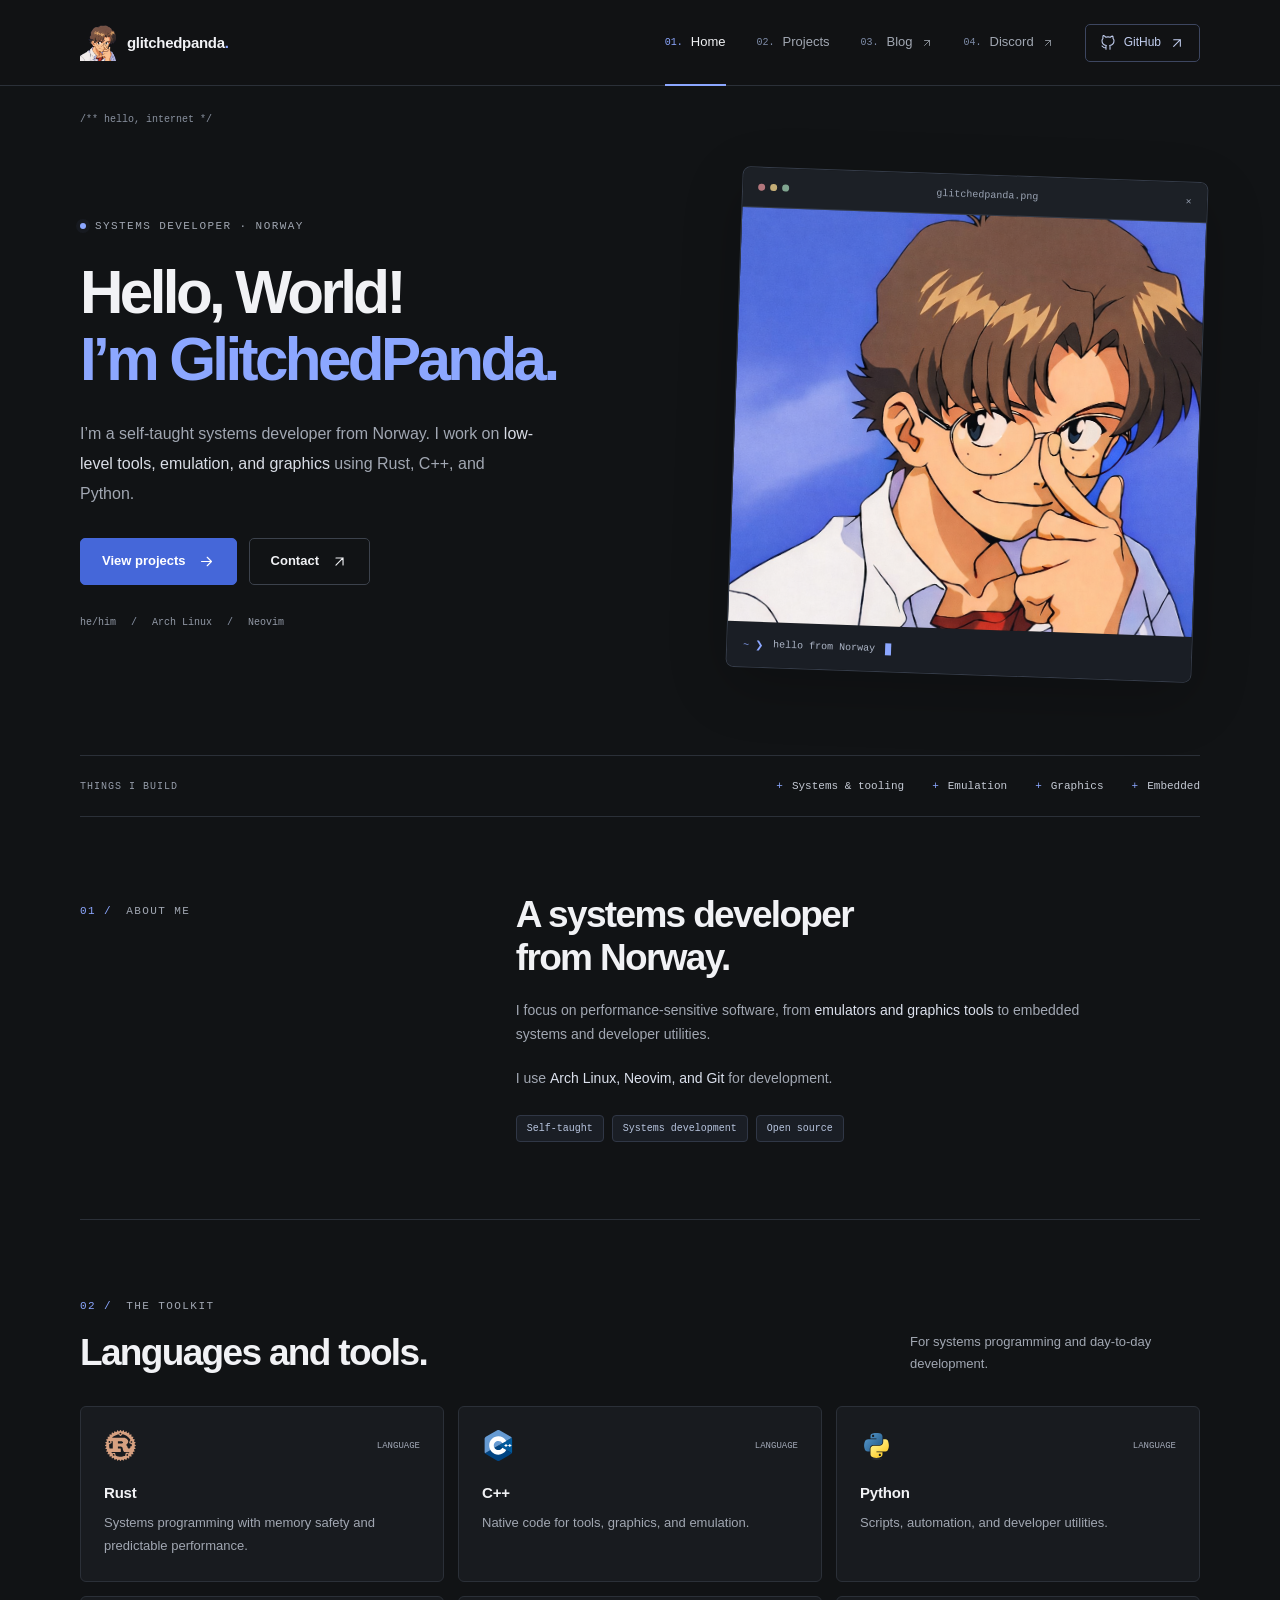
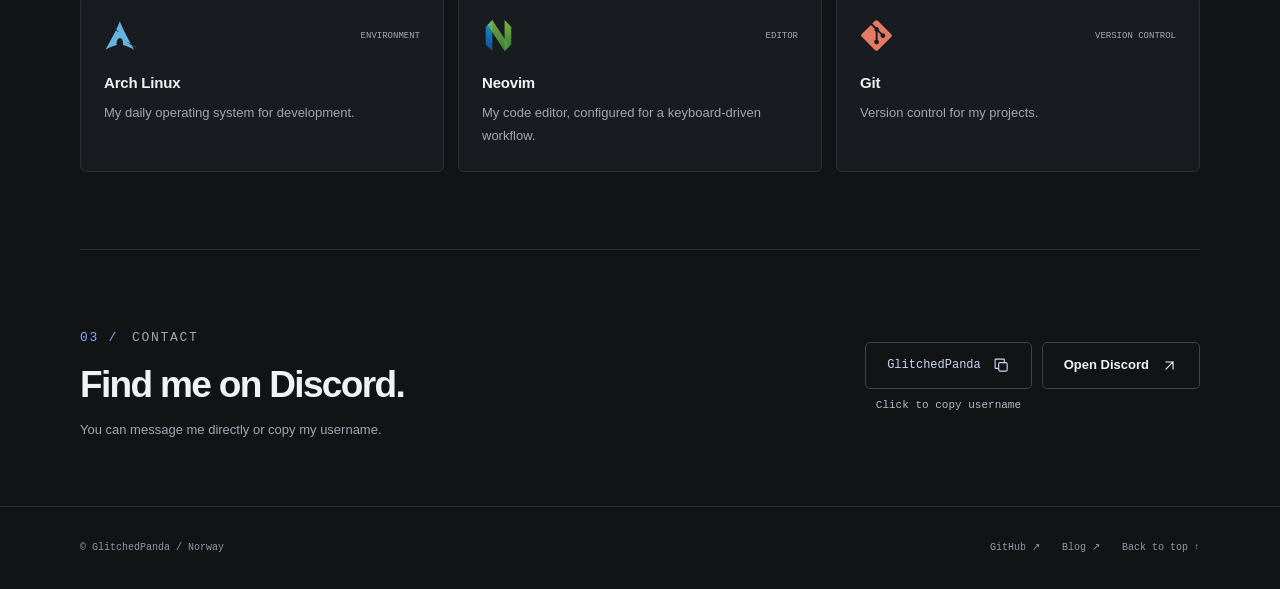
<file: index.html>
<!doctype html>
<html lang="en">
  <head>
    <meta charset="utf-8">
    <meta name="viewport" content="width=device-width, initial-scale=1">
    <meta name="theme-color" content="#111315">
    <title>GlitchedPanda · Systems developer</title>
    <meta name="description" content="I’m GlitchedPanda, a self-taught systems developer from Norway. I build low-level tools, emulation, and graphics projects with Rust, C++, and Python.">
    <link rel="canonical" href="https://glitchedpanda.dev/">
    <meta property="og:title" content="GlitchedPanda · Systems developer">
    <meta property="og:description" content="I’m GlitchedPanda, a self-taught systems developer from Norway. I build low-level tools, emulation, and graphics projects with Rust, C++, and Python.">
    <meta property="og:type" content="website">
    <meta property="og:url" content="https://glitchedpanda.dev/">
    <meta property="og:image" content="https://glitchedpanda.dev/assets/images/pfp.png">
    <meta property="og:image:alt" content="Illustrated portrait of GlitchedPanda">
    <meta name="twitter:card" content="summary_large_image">
    <meta name="twitter:title" content="GlitchedPanda · Systems developer">
    <meta name="twitter:description" content="I’m GlitchedPanda, a self-taught systems developer from Norway. I build low-level tools, emulation, and graphics projects with Rust, C++, and Python.">
    <meta name="twitter:image" content="https://glitchedpanda.dev/assets/images/pfp.png">
    <link rel="icon" type="image/png" href="assets/images/pfp-no-bg.png">
    <link rel="apple-touch-icon" href="assets/images/pfp-no-bg.png">
    <link rel="stylesheet" href="assets/css/colors.css">
    <script src="assets/js/site.js" defer></script>
    <script src="assets/js/discord-copy.js" defer></script>
  </head>
  <body>
    <a class="skip-link" href="#main">Skip to content</a>
    <svg xmlns="http://www.w3.org/2000/svg" width="0" height="0" aria-hidden="true" style="position:absolute;overflow:hidden">
      <symbol id="icon-arrow" viewBox="0 0 24 24"><path d="M5 12h14m-6-6 6 6-6 6"/></symbol>
      <symbol id="icon-external" viewBox="0 0 24 24"><path d="M7 17 17 7M7 7h10v10"/></symbol>
      <symbol id="icon-github" viewBox="0 0 24 24"><path d="M9 19c-4.3 1.3-4.3-2.2-6-2.6m12 5v-3.3c0-1 .1-1.7-.5-2.3 3.1-.4 6.5-1.5 6.5-7A5.5 5.5 0 0 0 19.5 5c.2-1.1.1-2.2-.3-3.2 0 0-1.2-.4-3.8 1.5a13 13 0 0 0-6.8 0C6 .4 4.8.8 4.8.8A7 7 0 0 0 4.5 5 5.5 5.5 0 0 0 3 8.8c0 5.5 3.4 6.6 6.5 7-.6.6-.6 1.5-.5 2.3v3.3"/></symbol>
      <symbol id="icon-menu" viewBox="0 0 24 24"><path d="M5 7h14M5 12h14M5 17h14"/></symbol>
      <symbol id="icon-copy" viewBox="0 0 24 24"><rect x="8" y="8" width="12" height="12" rx="2"/><path d="M16 8V4a1 1 0 0 0-1-1H4a1 1 0 0 0-1 1v11a1 1 0 0 0 1 1h4"/></symbol>
      <symbol id="icon-search" viewBox="0 0 24 24"><circle cx="10.5" cy="10.5" r="6.5"/><path d="m16 16 4 4"/></symbol>
      <symbol id="icon-folder" viewBox="0 0 24 24"><path d="M3 7a2 2 0 0 1 2-2h5l2 2h7a2 2 0 0 1 2 2v10H3Z"/></symbol>
      <symbol id="icon-star" viewBox="0 0 24 24"><path d="m12 3 2.8 5.7 6.2.9-4.5 4.4 1.1 6.2L12 17.3l-5.6 2.9 1.1-6.2L3 9.6l6.2-.9Z"/></symbol>
    </svg>
    <header class="site-header">
      <nav class="container nav-inner" aria-label="Main navigation">
        <a class="brand" href="./" aria-label="GlitchedPanda home">
          <img src="assets/images/pfp-no-bg.png" width="36" height="36" alt="">
          <span>glitchedpanda<span class="brand-dot">.</span></span>
        </a>
        <button class="nav-toggle js-only" type="button" aria-label="Open navigation" aria-expanded="false" aria-controls="main-navigation"><svg class="icon" aria-hidden="true"><use href="#icon-menu"></use></svg></button>
        <ul class="nav-links" id="main-navigation">
          <li><a class="nav-link" href="./" aria-current="page"><span class="nav-index" aria-hidden="true">01.</span> Home</a></li>
          <li><a class="nav-link" href="projects.html"><span class="nav-index" aria-hidden="true">02.</span> Projects</a></li>
          <li><a class="nav-link" href="https://blog.glitchedpanda.dev/"><span class="nav-index" aria-hidden="true">03.</span> Blog <svg class="icon" aria-hidden="true"><use href="#icon-external"></use></svg></a></li>
          <li><a class="nav-link" href="https://www.discordapp.com/users/792838035028705319" target="_blank" rel="noopener noreferrer"><span class="nav-index" aria-hidden="true">04.</span> Discord <svg class="icon" aria-hidden="true"><use href="#icon-external"></use></svg></a></li>
          <li><a class="nav-github" href="https://github.com/GlitchedPanda" target="_blank" rel="noopener noreferrer"><svg class="icon" aria-hidden="true"><use href="#icon-github"></use></svg> GitHub <svg class="icon" aria-hidden="true"><use href="#icon-external"></use></svg></a></li>
        </ul>
      </nav>
    </header>
    <main id="main" class="container" tabindex="-1">
      <section class="hero" aria-labelledby="hero-title">
        <div class="hero-copy">
          <p class="eyebrow"><span class="status-dot" aria-hidden="true"></span> Systems developer · Norway</p>
          <h1 id="hero-title">Hello, World!<span class="hero-name">I’m GlitchedPanda.</span></h1>
          <p class="hero-description">I’m a self-taught systems developer from Norway. I work on <strong>low-level tools, emulation, and graphics</strong> using Rust, C++, and Python.</p>
          <div class="hero-actions">
            <a class="button button-primary" href="projects.html">View projects <svg class="icon" aria-hidden="true"><use href="#icon-arrow"></use></svg></a>
            <a class="button" href="#contact">Contact <svg class="icon" aria-hidden="true"><use href="#icon-external"></use></svg></a>
          </div>
          <p class="hero-note">he/him <span aria-hidden="true">/</span> Arch Linux <span aria-hidden="true">/</span> Neovim</p>
        </div>
        <div class="profile-window">
          <div class="window-bar" aria-hidden="true"><div class="window-dots"><i></i><i></i><i></i></div><span>glitchedpanda.png</span><span>×</span></div>
          <img src="assets/images/pfp.png" width="1024" height="1024" alt="Illustrated portrait of GlitchedPanda wearing round glasses" fetchpriority="high">
          <div class="profile-caption" aria-hidden="true"><span class="prompt">~ ❯</span><span>hello from Norway</span><span class="cursor"></span></div>
        </div>
      </section>

      <div class="focus-strip" aria-label="Areas of interest">
        <span>Things I build</span>
        <div class="focus-items"><span>Systems &amp; tooling</span><span>Emulation</span><span>Graphics</span><span>Embedded</span></div>
      </div>

      <section class="home-section about" aria-labelledby="about-title">
        <p class="section-label"><span aria-hidden="true">01 /</span> About me</p>
        <div class="about-content">
          <h2 id="about-title">A systems developer<br>from Norway.</h2>
          <p>I focus on performance-sensitive software, from <strong>emulators and graphics tools</strong> to embedded systems and developer utilities.</p>
          <p>I use <strong>Arch Linux, Neovim, and Git</strong> for development.</p>
          <div class="about-details" aria-label="Interests"><span class="tech-badge">Self-taught</span><span class="tech-badge">Systems development</span><span class="tech-badge">Open source</span></div>
        </div>
      </section>

      <section class="home-section" aria-labelledby="toolkit-title">
        <div class="section-heading">
          <div><p class="section-label"><span aria-hidden="true">02 /</span> The toolkit</p><h2 id="toolkit-title">Languages and tools.</h2></div>
          <p>For systems programming and day-to-day development.</p>
        </div>
        <div class="toolkit-grid">
          <article class="tech-card">
            <div class="tech-card-top"><div class="tech-icon rust-icon"><svg viewBox="0 0 128 128" aria-hidden="true">
                        <path d="M62.96.242c-.232.135-1.203 1.528-2.16 3.097-2.4 3.94-2.426 3.942-5.65.55-2.098-2.208-2.605-2.612-3.28-2.607-.44.002-.995.152-1.235.332-.24.18-.916 1.612-1.504 3.183-1.346 3.6-1.41 3.715-2.156 3.86-.46.086-1.343-.407-3.463-1.929-1.565-1.125-3.1-2.045-3.411-2.045-1.291 0-1.655.706-2.27 4.4-.78 4.697-.754 4.681-4.988 2.758-1.71-.776-3.33-1.41-3.603-1.41-.274 0-.792.293-1.15.652-.652.652-.653.655-.475 4.246l.178 3.595-.68.364c-.602.322-1.017.283-3.684-.348-3.48-.822-4.216-.8-4.92.15l-.516.693.692 2.964c.38 1.63.745 3.2.814 3.487.067.287-.05.746-.26 1.02-.348.448-.717.49-3.94.44-5.452-.086-5.761.382-3.51 5.3.718 1.56 1.305 2.98 1.305 3.15 0 .898-.717 1.224-3.794 1.727-1.722.28-3.218.51-3.326.51-.107 0-.43.235-.717.522-.937.936-.671 1.816 1.453 4.814 2.646 3.735 2.642 3.75-1.73 5.421-4.971 1.902-5.072 2.37-1.287 5.96 3.525 3.344 3.53 3.295-.461 5.804C.208 62.8.162 62.846.085 63.876c-.093 1.253-.071 1.275 3.538 3.48 3.57 2.18 3.57 2.246.067 5.56C-.078 76.48.038 77 5.013 78.877c4.347 1.64 4.353 1.66 1.702 5.394-1.502 2.117-1.981 3-1.981 3.653 0 1.223.637 1.535 4.44 2.174 3.206.54 3.92.857 3.92 1.741 0 .182-.588 1.612-1.307 3.177-2.236 4.87-1.981 5.275 3.31 5.275 4.93 0 4.799-.15 3.737 4.294-.8 3.35-.813 3.992-.088 4.715.554.556 1.6.494 4.87-.289 2.499-.596 2.937-.637 3.516-.328l.66.354-.177 3.594c-.178 3.593-.177 3.595.475 4.248.358.36.884.652 1.165.652.282 0 1.903-.63 3.604-1.404 4.22-1.916 4.194-1.932 4.973 2.75.617 3.711.977 4.4 2.294 4.4.327 0 1.83-.88 3.34-1.958 2.654-1.893 3.342-2.19 4.049-1.74.182.115.89 1.67 1.572 3.455 1.003 2.625 1.37 3.31 1.929 3.576 1.062.51 1.72.1 4.218-2.62 3.016-3.286 3.14-3.27 5.602.72 2.72 4.406 3.424 4.396 6.212-.089 2.402-3.864 2.374-3.862 5.621-.47 2.157 2.25 2.616 2.61 3.343 2.61.464 0 1.019-.175 1.23-.388.214-.213.92-1.786 1.568-3.496.649-1.71 1.321-3.2 1.495-3.31.687-.436 1.398-.13 4.048 1.752 1.56 1.108 3.028 1.96 3.377 1.96 1.296 0 1.764-.92 2.302-4.535.46-3.082.554-3.378 1.16-3.685.596-.302.954-.2 3.75 1.07 1.701.77 3.323 1.402 3.604 1.402.282 0 .816-.302 1.184-.672l.672-.67-.184-3.448c-.177-3.29-.16-3.468.364-3.943.54-.488.596-.486 3.615.204 3.656.835 4.338.857 5.025.17.671-.67.664-.818-.254-4.69-1.03-4.346-1.168-4.19 3.78-4.19 3.374 0 3.75-.049 4.18-.523.718-.793.547-1.702-.896-4.779-.729-1.55-1.32-2.96-1.315-3.135.024-.914.743-1.227 4.065-1.767 2.033-.329 3.553-.71 3.829-.96.923-.833.584-1.918-1.523-4.873-2.642-3.703-2.63-3.738 1.599-5.297 5.064-1.866 5.209-2.488 1.419-6.09-3.51-3.335-3.512-3.317.333-5.677 4.648-2.853 4.655-3.496.082-6.335-3.933-2.44-3.93-2.406-.405-5.753 3.78-3.593 3.678-4.063-1.295-5.965-4.388-1.679-4.402-1.72-1.735-5.38 1.588-2.18 1.982-2.903 1.982-3.65 0-1.306-.586-1.598-4.436-2.22-3.216-.52-3.924-.835-3.924-1.75 0-.174.588-1.574 1.307-3.113 1.406-3.013 1.604-4.22.808-4.94-.428-.387-1-.443-4.067-.392-3.208.054-3.618.008-4.063-.439-.486-.488-.48-.557.278-3.725.931-3.88.935-3.975.17-4.694-.777-.73-1.262-.718-4.826.121-2.597.612-3.027.653-3.617.337l-.67-.36.185-3.582.186-3.58-.67-.67c-.369-.37-.891-.67-1.163-.67-.27 0-1.884.64-3.583 1.421-2.838 1.306-3.143 1.393-3.757 1.072-.612-.32-.714-.637-1.237-3.829-.603-3.693-.977-4.412-2.288-4.412-.311 0-1.853.925-3.426 2.055-2.584 1.856-2.93 2.032-3.574 1.807-.533-.186-.843-.59-1.221-1.599-.28-.742-.817-2.172-1.194-3.177-.762-2.028-1.187-2.482-2.328-2.482-.637 0-1.213.458-3.28 2.604-3.25 3.375-3.261 3.374-5.65-.545C66.073 1.78 65.075.382 64.81.24c-.597-.32-1.3-.32-1.85.002m2.96 11.798c2.83 2.014 1.326 6.75-2.144 6.75-3.368 0-5.064-4.057-2.66-6.36 1.358-1.3 3.304-1.459 4.805-.39m-3.558 12.507c1.855.705 2.616.282 6.852-3.8l3.182-3.07 1.347.18c4.225.56 12.627 4.25 17.455 7.666 4.436 3.14 10.332 9.534 12.845 13.93l.537.942-2.38 5.364c-1.31 2.95-2.382 5.673-2.382 6.053 0 .878.576 2.267 1.13 2.726.234.195 2.457 1.265 4.939 2.378l4.51 2.025.178 1.148c.23 1.495.26 5.167.052 6.21l-.163.816h-2.575c-2.987 0-2.756-.267-2.918 3.396-.118 2.656-.76 4.124-2.22 5.075-2.377 1.551-6.304 1.27-7.97-.57-.255-.284-.752-1.705-1.105-3.16-1.03-4.254-2.413-6.64-5.193-8.965-.878-.733-1.595-1.418-1.595-1.522 0-.102.965-.915 2.145-1.803 4.298-3.24 6.77-7.012 7.04-10.747.519-7.126-5.158-13.767-13.602-15.92-2.002-.51-2.857-.526-27.624-.526-14.057 0-25.56-.092-25.56-.204 0-.263 3.125-3.295 4.965-4.816 5.054-4.178 11.618-7.465 18.417-9.22l2.35-.61 3.34 3.387c1.839 1.863 3.64 3.5 4.003 3.637M20.3 46.34c1.539 1.008 2.17 3.54 1.26 5.062-1.405 2.356-4.966 2.455-6.373.178-2.046-3.309 1.895-7.349 5.113-5.24m90.672.13c4.026 2.454.906 8.493-3.404 6.586-2.877-1.273-2.97-5.206-.155-6.64 1.174-.6 2.523-.579 3.56.053M32.163 61.5v15.02h-13.28l-.526-2.285c-1.036-4.5-1.472-9.156-1.211-12.969l.182-2.679 4.565-2.047c2.864-1.283 4.706-2.262 4.943-2.625 1.038-1.584.94-2.715-.518-5.933l-.68-1.502h6.523V61.5M70.39 47.132c2.843.74 4.345 2.245 4.349 4.355.002 1.55-.765 2.52-2.67 3.38-1.348.61-1.562.625-10.063.708l-8.686.084v-8.92h7.782c6.078 0 8.112.086 9.288.393m-2.934 21.554c1.41.392 3.076 1.616 3.93 2.888.898 1.337 1.423 3.076 2.667 8.836 1.05 4.87 1.727 6.46 3.62 8.532 2.345 2.566 1.8 2.466 13.514 2.466 5.61 0 10.198.09 10.198.2 0 .197-3.863 4.764-4.03 4.764-.048 0-2.066-.422-4.484-.939-6.829-1.458-7.075-1.287-8.642 6.032l-1.008 4.702-.91.448c-1.518.75-6.453 2.292-9.01 2.82-4.228.87-8.828 1.162-12.871.821-6.893-.585-16.02-3.259-16.377-4.8-.075-.327-.535-2.443-1.018-4.704-.485-2.26-1.074-4.404-1.31-4.764-1.13-1.724-2.318-1.83-7.547-.674-1.98.44-3.708.796-3.84.796-.248 0-3.923-4.249-3.923-4.535 0-.09 8.728-.194 19.396-.23l19.395-.066.07-6.89c.05-4.865-.018-6.997-.23-7.25-.234-.284-1.485-.358-6.011-.358H53.32v-8.36l6.597.001c3.626.002 7.02.12 7.539.264M37.57 100.02c3.084 1.88 1.605 6.804-2.043 6.8-3.74 0-5.127-4.88-1.94-6.826 1.055-.643 2.908-.63 3.983.026m56.48.206c1.512 1.108 2.015 3.413 1.079 4.95-2.46 4.034-8.612.827-6.557-3.419 1.01-2.085 3.695-2.837 5.478-1.53"></path>
                      </svg></div><span class="tech-category">LANGUAGE</span></div>
            <h3>Rust</h3>
            <p>Systems programming with memory safety and predictable performance.</p>
          </article>
          <article class="tech-card">
            <div class="tech-card-top"><div class="tech-icon cpp-icon"><svg viewBox="0 0 128 128" aria-hidden="true">
                        <path fill="#00599c" d="M118.766 95.82c.89-1.543 1.441-3.28 1.441-4.843V36.78c0-1.558-.55-3.297-1.441-4.84l-55.32 31.94Zm0 0"></path>
                        <path fill="#004482" d="m68.36 126.586 46.933-27.094c1.352-.781 2.582-2.129 3.473-3.672l-55.32-31.94L8.12 95.82c.89 1.543 2.121 2.89 3.473 3.672l46.933 27.094c2.703 1.562 7.13 1.562 9.832 0Zm0 0"></path>
                        <path fill="#659ad2" d="M118.766 31.941c-.891-1.546-2.121-2.894-3.473-3.671L68.359 1.172c-2.703-1.563-7.129-1.563-9.832 0L11.594 28.27C8.89 29.828 6.68 33.66 6.68 36.78v54.196c0 1.562.55 3.3 1.441 4.843L63.445 63.88Zm0 0"></path>
                        <path fill="#fff" d="M63.445 26.035c-20.867 0-37.843 16.977-37.843 37.844s16.976 37.844 37.843 37.844c13.465 0 26.024-7.247 32.77-18.91L79.84 73.335c-3.38 5.84-9.66 9.465-16.395 9.465-10.433 0-18.922-8.488-18.922-18.922 0-10.434 8.49-18.922 18.922-18.922 6.73 0 13.017 3.629 16.39 9.465l16.38-9.477c-6.75-11.664-19.305-18.91-32.77-18.91zM92.88 57.57v4.207h-4.207v4.203h4.207v4.207h4.203V65.98h4.203v-4.203h-4.203V57.57H92.88zm15.766 0v4.207h-4.204v4.203h4.204v4.207h4.207V65.98h4.203v-4.203h-4.203V57.57h-4.207z"></path>
                      </svg></div><span class="tech-category">LANGUAGE</span></div>
            <h3>C++</h3>
            <p>Native code for tools, graphics, and emulation.</p>
          </article>
          <article class="tech-card">
            <div class="tech-card-top"><div class="tech-icon py-icon"><svg viewBox="0 0 128 128" aria-hidden="true">
                        <linearGradient id="python-original-a" gradientUnits="userSpaceOnUse" x1="70.252" y1="1237.476" x2="170.659" y2="1151.089" gradientTransform="matrix(.563 0 0 -.568 -29.215 707.817)"><stop offset="0" stop-color="#5A9FD4"></stop><stop offset="1" stop-color="#306998"></stop></linearGradient><linearGradient id="python-original-b" gradientUnits="userSpaceOnUse" x1="209.474" y1="1098.811" x2="173.62" y2="1149.537" gradientTransform="matrix(.563 0 0 -.568 -29.215 707.817)"><stop offset="0" stop-color="#FFD43B"></stop><stop offset="1" stop-color="#FFE873"></stop></linearGradient><path fill="url(#python-original-a)" d="M63.391 1.988c-4.222.02-8.252.379-11.8 1.007-10.45 1.846-12.346 5.71-12.346 12.837v9.411h24.693v3.137H29.977c-7.176 0-13.46 4.313-15.426 12.521-2.268 9.405-2.368 15.275 0 25.096 1.755 7.311 5.947 12.519 13.124 12.519h8.491V67.234c0-8.151 7.051-15.34 15.426-15.34h24.665c6.866 0 12.346-5.654 12.346-12.548V15.833c0-6.693-5.646-11.72-12.346-12.837-4.244-.706-8.645-1.027-12.866-1.008zM50.037 9.557c2.55 0 4.634 2.117 4.634 4.721 0 2.593-2.083 4.69-4.634 4.69-2.56 0-4.633-2.097-4.633-4.69-.001-2.604 2.073-4.721 4.633-4.721z" transform="translate(0 10.26)"></path><path fill="url(#python-original-b)" d="M91.682 28.38v10.966c0 8.5-7.208 15.655-15.426 15.655H51.591c-6.756 0-12.346 5.783-12.346 12.549v23.515c0 6.691 5.818 10.628 12.346 12.547 7.816 2.297 15.312 2.713 24.665 0 6.216-1.801 12.346-5.423 12.346-12.547v-9.412H63.938v-3.138h37.012c7.176 0 9.852-5.005 12.348-12.519 2.578-7.735 2.467-15.174 0-25.096-1.774-7.145-5.161-12.521-12.348-12.521h-9.268zM77.809 87.927c2.561 0 4.634 2.097 4.634 4.692 0 2.602-2.074 4.719-4.634 4.719-2.55 0-4.633-2.117-4.633-4.719 0-2.595 2.083-4.692 4.633-4.692z" transform="translate(0 10.26)"></path><radialGradient id="python-original-c" cx="1825.678" cy="444.45" r="26.743" gradientTransform="matrix(0 -.24 -1.055 0 532.979 557.576)" gradientUnits="userSpaceOnUse"><stop offset="0" stop-color="#B8B8B8" stop-opacity=".498"></stop><stop offset="1" stop-color="#7F7F7F" stop-opacity="0"></stop></radialGradient><path opacity=".444" fill="url(#python-original-c)" d="M97.309 119.597c0 3.543-14.816 6.416-33.091 6.416-18.276 0-33.092-2.873-33.092-6.416 0-3.544 14.815-6.417 33.092-6.417 18.275 0 33.091 2.872 33.091 6.417z"></path>
                      </svg></div><span class="tech-category">LANGUAGE</span></div>
            <h3>Python</h3>
            <p>Scripts, automation, and developer utilities.</p>
          </article>
          <article class="tech-card">
            <div class="tech-card-top"><div class="tech-icon arch-icon"><svg viewBox="0 0 128 128" aria-hidden="true">
                        <g fill="currentColor"><path fill-rule="evenodd" d="M61.113 4.886C55.82 17.788 52.629 26.23 46.738 38.749c3.613 3.805 8.047 8.242 15.246 13.25-7.742-3.168-13.02-6.347-16.969-9.648-7.539 15.644-19.351 37.933-43.324 80.77 18.844-10.817 33.45-17.485 47.059-20.032a33.989 33.989 0 0 1-.895-8.023l.024-.602c.296-12.004 6.578-21.238 14.015-20.61 7.438.626 13.223 10.872 12.922 22.876-.055 2.261-.312 4.433-.762 6.449 13.465 2.621 27.914 9.273 46.5 19.941-3.664-6.707-6.933-12.757-10.058-18.52-4.922-3.792-10.055-8.726-20.524-14.073 7.196 1.863 12.348 4.007 16.364 6.406C74.578 38.12 72.004 30.308 61.113 4.886Zm0 0"></path><path d="M121.14 112.57v-3.243h-1.215v-.433h2.93v.433h-1.223v3.243h-.492M123.363 112.57v-3.676h.734l.875 2.601c.082.243.14.426.176.543.043-.132.11-.328.2-.586l.882-2.558h.66v3.676h-.472v-3.079l-1.075 3.079h-.441l-1.066-3.13v3.13h-.473"></path></g>
                      </svg></div><span class="tech-category">ENVIRONMENT</span></div>
            <h3>Arch Linux</h3>
            <p>My daily operating system for development.</p>
          </article>
          <article class="tech-card">
            <div class="tech-card-top"><div class="tech-icon nvim-icon"><svg viewBox="0 0 128 128" aria-hidden="true">
                      <defs> <linearGradient id="a" x1="0.5" x2="0.5" y1="0" y2="1" gradientTransform="matrix(32.95703 0 0 154.72266 .426 .426)" gradientUnits="userSpaceOnUse"> <stop offset="0" stop-color="#16b0ed" stop-opacity=".8"></stop> <stop offset="1" stop-color="#0f59b2" stop-opacity=".835294"></stop> </linearGradient> <linearGradient id="b" x1="0.5" x2="0.5" y1="0" y2="1" gradientTransform="matrix(-33.59375 0 0 154.72266 128 .426)" gradientUnits="userSpaceOnUse"> <stop offset="0" stop-color="#7db643"></stop> <stop offset="1" stop-color="#367533"></stop> </linearGradient> <linearGradient id="c" x1="0.5" x2="0.5" y1="0" y2="1" gradientTransform="matrix(109.71484 0 0 154.72656 9.355 .637)" gradientUnits="userSpaceOnUse"> <stop offset="0" stop-color="#88c649" stop-opacity=".8"></stop> <stop offset="1" stop-color="#439240" stop-opacity=".839216"></stop> </linearGradient> </defs> <g fill-rule="evenodd"> <path fill="url(#a)" d="M.426 33.703 33.383.426v154.722L.426 122.258Zm0 0" transform="translate(10.95 -.352) scale(.82614)"></path> <path fill="url(#b)" d="M127.773 34 94.406.426l.676 154.722L128 122.254Zm0 0" transform="translate(10.95 -.352) scale(.82614)"></path> <path fill="url(#c)" d="m33.379.637 85.691 130.75-23.98 23.976L9.355 24.903Zm0 0" transform="translate(10.95 -.352) scale(.82614)"></path> <path fill-opacity="0.129412" d="m38.53 50.01-.04 4.244-21.743-32.18 2.014-2.06zm0 0"></path> </g> 
                    </svg></div><span class="tech-category">EDITOR</span></div>
            <h3>Neovim</h3>
            <p>My code editor, configured for a keyboard-driven workflow.</p>
          </article>
          <article class="tech-card">
            <div class="tech-card-top"><div class="tech-icon git-icon"><svg viewBox="0 0 128 128" aria-hidden="true">
                        <path fill="currentColor" d="M124.737 58.378L69.621 3.264c-3.172-3.174-8.32-3.174-11.497 0L46.68 14.71l14.518 14.518c3.375-1.139 7.243-.375 9.932 2.314 2.703 2.706 3.461 6.607 2.294 9.993l13.992 13.993c3.385-1.167 7.292-.413 9.994 2.295 3.78 3.777 3.78 9.9 0 13.679a9.673 9.673 0 01-13.683 0 9.677 9.677 0 01-2.105-10.521L68.574 47.933l-.002 34.341a9.708 9.708 0 012.559 1.828c3.778 3.777 3.778 9.898 0 13.683-3.779 3.777-9.904 3.777-13.679 0-3.778-3.784-3.778-9.905 0-13.683a9.65 9.65 0 013.167-2.11V47.333a9.581 9.581 0 01-3.167-2.111c-2.862-2.86-3.551-7.06-2.083-10.576L41.056 20.333 3.264 58.123a8.133 8.133 0 000 11.5l55.117 55.114c3.174 3.174 8.32 3.174 11.499 0l54.858-54.858a8.135 8.135 0 00-.001-11.501z"></path>
                      </svg></div><span class="tech-category">VERSION CONTROL</span></div>
            <h3>Git</h3>
            <p>Version control for my projects.</p>
          </article>
        </div>
      </section>

      <section class="contact" id="contact" aria-labelledby="contact-title">
        <div><p class="section-label"><span aria-hidden="true">03 /</span> Contact</p><h2 id="contact-title">Find me on Discord.</h2><p>You can message me directly or copy my username.</p></div>
        <div class="contact-actions">
          <div class="js-only">
            <button class="button copy-code" id="discord-copy" type="button" aria-label="Copy Discord username GlitchedPanda" aria-describedby="copy-feedback"><code>GlitchedPanda</code> <svg class="icon" aria-hidden="true"><use href="#icon-copy"></use></svg></button>
            <span class="copy-feedback" id="copy-feedback" role="status" aria-live="polite">Click to copy username</span>
          </div>
          <a class="button" href="https://www.discordapp.com/users/792838035028705319" target="_blank" rel="noopener noreferrer">Open Discord <svg class="icon" aria-hidden="true"><use href="#icon-external"></use></svg></a>
        </div>
      </section>
    </main>
    <footer class="site-footer">
      <div class="container footer-inner">
        <p>© GlitchedPanda <span aria-hidden="true">/</span> Norway</p>
        <div class="footer-links">
          <a href="https://github.com/GlitchedPanda" target="_blank" rel="noopener noreferrer">GitHub ↗</a>
          <a href="https://blog.glitchedpanda.dev/">Blog ↗</a>
          <a href="#main">Back to top ↑</a>
        </div>
      </div>
    </footer>
  </body>
</html>
</file>
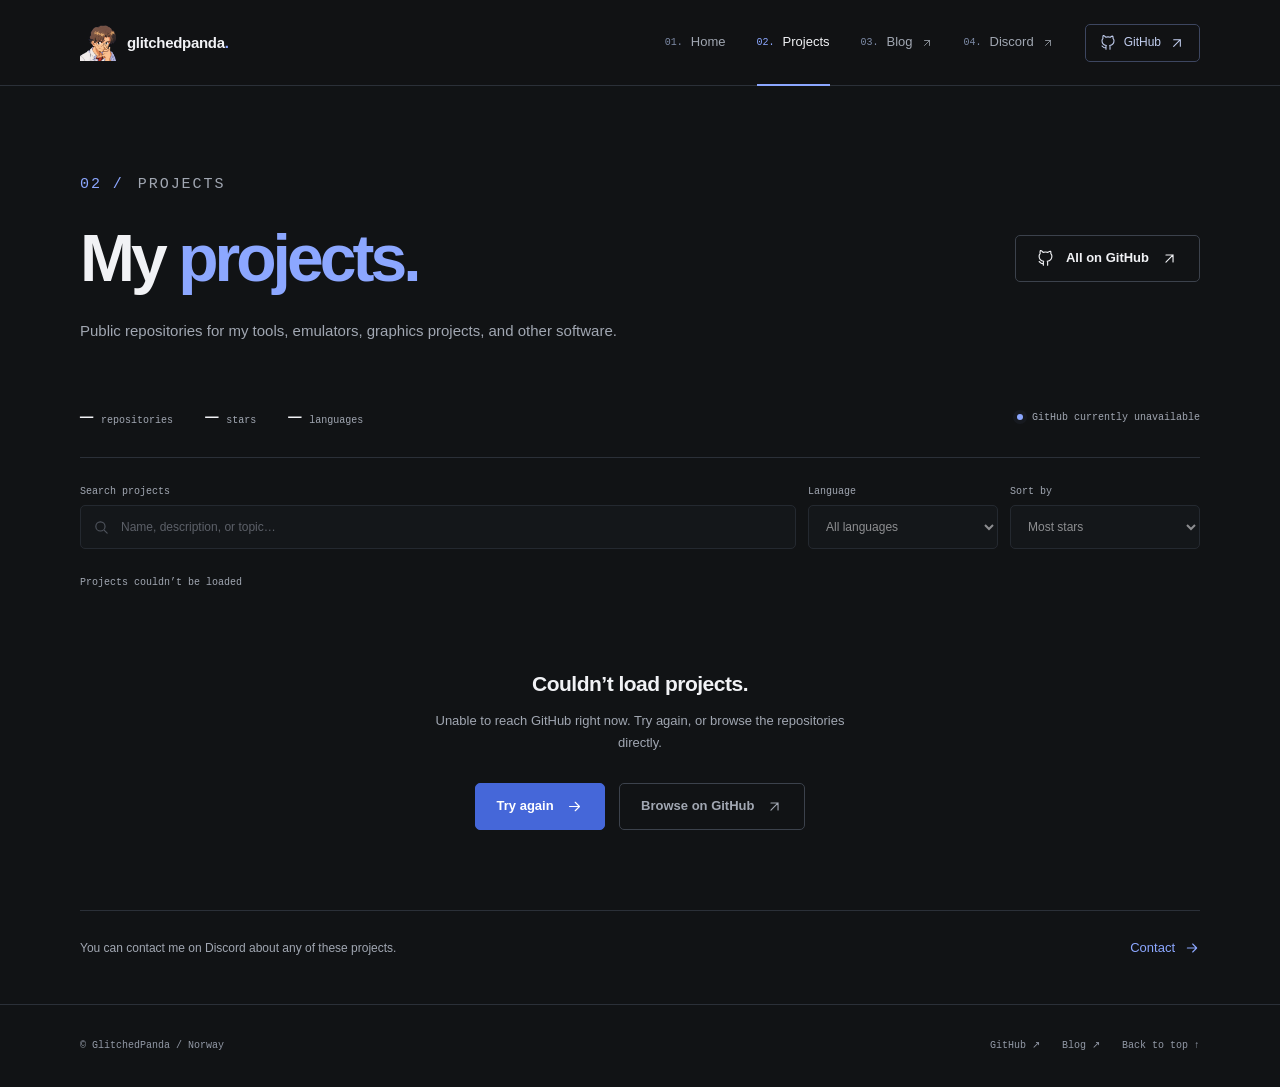
<file: projects.html>
<!doctype html>
<html lang="en">
  <head>
    <meta charset="utf-8">
    <meta name="viewport" content="width=device-width, initial-scale=1">
    <meta name="theme-color" content="#111315">
    <title>Projects · GlitchedPanda</title>
    <meta name="description" content="My public repositories, including systems tools, emulators, and graphics projects in Rust, C++, and Python.">
    <link rel="canonical" href="https://glitchedpanda.dev/projects.html">
    <meta property="og:title" content="Projects · GlitchedPanda">
    <meta property="og:description" content="My public repositories, including systems tools, emulators, and graphics projects in Rust, C++, and Python.">
    <meta property="og:type" content="website">
    <meta property="og:url" content="https://glitchedpanda.dev/projects.html">
    <meta property="og:image" content="https://glitchedpanda.dev/assets/images/pfp.png">
    <meta property="og:image:alt" content="Illustrated portrait of GlitchedPanda">
    <meta name="twitter:card" content="summary_large_image">
    <meta name="twitter:title" content="Projects · GlitchedPanda">
    <meta name="twitter:description" content="My public repositories, including systems tools, emulators, and graphics projects in Rust, C++, and Python.">
    <meta name="twitter:image" content="https://glitchedpanda.dev/assets/images/pfp.png">
    <link rel="icon" type="image/png" href="assets/images/pfp-no-bg.png">
    <link rel="apple-touch-icon" href="assets/images/pfp-no-bg.png">
    <link rel="stylesheet" href="assets/css/colors.css">
    <script src="assets/js/site.js" defer></script>
    <script src="assets/js/projects.js" defer></script>
  </head>
  <body>
    <a class="skip-link" href="#main">Skip to content</a>
    <svg xmlns="http://www.w3.org/2000/svg" width="0" height="0" aria-hidden="true" style="position:absolute;overflow:hidden">
      <symbol id="icon-arrow" viewBox="0 0 24 24"><path d="M5 12h14m-6-6 6 6-6 6"/></symbol>
      <symbol id="icon-external" viewBox="0 0 24 24"><path d="M7 17 17 7M7 7h10v10"/></symbol>
      <symbol id="icon-github" viewBox="0 0 24 24"><path d="M9 19c-4.3 1.3-4.3-2.2-6-2.6m12 5v-3.3c0-1 .1-1.7-.5-2.3 3.1-.4 6.5-1.5 6.5-7A5.5 5.5 0 0 0 19.5 5c.2-1.1.1-2.2-.3-3.2 0 0-1.2-.4-3.8 1.5a13 13 0 0 0-6.8 0C6 .4 4.8.8 4.8.8A7 7 0 0 0 4.5 5 5.5 5.5 0 0 0 3 8.8c0 5.5 3.4 6.6 6.5 7-.6.6-.6 1.5-.5 2.3v3.3"/></symbol>
      <symbol id="icon-menu" viewBox="0 0 24 24"><path d="M5 7h14M5 12h14M5 17h14"/></symbol>
      <symbol id="icon-copy" viewBox="0 0 24 24"><rect x="8" y="8" width="12" height="12" rx="2"/><path d="M16 8V4a1 1 0 0 0-1-1H4a1 1 0 0 0-1 1v11a1 1 0 0 0 1 1h4"/></symbol>
      <symbol id="icon-search" viewBox="0 0 24 24"><circle cx="10.5" cy="10.5" r="6.5"/><path d="m16 16 4 4"/></symbol>
      <symbol id="icon-folder" viewBox="0 0 24 24"><path d="M3 7a2 2 0 0 1 2-2h5l2 2h7a2 2 0 0 1 2 2v10H3Z"/></symbol>
      <symbol id="icon-star" viewBox="0 0 24 24"><path d="m12 3 2.8 5.7 6.2.9-4.5 4.4 1.1 6.2L12 17.3l-5.6 2.9 1.1-6.2L3 9.6l6.2-.9Z"/></symbol>
    </svg>
    <header class="site-header">
      <nav class="container nav-inner" aria-label="Main navigation">
        <a class="brand" href="./" aria-label="GlitchedPanda home">
          <img src="assets/images/pfp-no-bg.png" width="36" height="36" alt="">
          <span>glitchedpanda<span class="brand-dot">.</span></span>
        </a>
        <button class="nav-toggle js-only" type="button" aria-label="Open navigation" aria-expanded="false" aria-controls="main-navigation"><svg class="icon" aria-hidden="true"><use href="#icon-menu"></use></svg></button>
        <ul class="nav-links" id="main-navigation">
          <li><a class="nav-link" href="./"><span class="nav-index" aria-hidden="true">01.</span> Home</a></li>
          <li><a class="nav-link" href="projects.html" aria-current="page"><span class="nav-index" aria-hidden="true">02.</span> Projects</a></li>
          <li><a class="nav-link" href="https://blog.glitchedpanda.dev/"><span class="nav-index" aria-hidden="true">03.</span> Blog <svg class="icon" aria-hidden="true"><use href="#icon-external"></use></svg></a></li>
          <li><a class="nav-link" href="https://www.discordapp.com/users/792838035028705319" target="_blank" rel="noopener noreferrer"><span class="nav-index" aria-hidden="true">04.</span> Discord <svg class="icon" aria-hidden="true"><use href="#icon-external"></use></svg></a></li>
          <li><a class="nav-github" href="https://github.com/GlitchedPanda" target="_blank" rel="noopener noreferrer"><svg class="icon" aria-hidden="true"><use href="#icon-github"></use></svg> GitHub <svg class="icon" aria-hidden="true"><use href="#icon-external"></use></svg></a></li>
        </ul>
      </nav>
    </header>
    <main id="main" class="container" tabindex="-1">
      <section class="projects-intro" aria-labelledby="projects-title">
        <p class="section-label"><span aria-hidden="true">02 /</span> Projects</p>
        <div class="projects-title-row"><h1 id="projects-title">My <span class="accent">projects.</span></h1><a class="button" href="https://github.com/GlitchedPanda?tab=repositories" target="_blank" rel="noopener noreferrer"><svg class="icon" aria-hidden="true"><use href="#icon-github"></use></svg> All on GitHub <svg class="icon" aria-hidden="true"><use href="#icon-external"></use></svg></a></div>
        <p>Public repositories for my tools, emulators, graphics projects, and other software.</p>
      </section>

      <section class="js-only" aria-label="Explore public repositories">
        <div class="project-stats" id="project-stats">
          <div class="stat"><span class="stat-value" id="repo-count">—</span><span class="stat-label">repositories</span></div>
          <div class="stat"><span class="stat-value" id="star-count">—</span><span class="stat-label">stars</span></div>
          <div class="stat"><span class="stat-value" id="language-count">—</span><span class="stat-label">languages</span></div>
          <p class="data-source"><span class="status-dot" aria-hidden="true"></span><span id="data-source">Public repositories from GitHub</span></p>
        </div>
        <form class="project-controls" role="search" aria-label="Filter projects" id="project-controls">
          <div class="control"><label for="project-search">Search projects</label><svg class="icon" aria-hidden="true"><use href="#icon-search"></use></svg><input id="project-search" type="search" placeholder="Name, description, or topic…" autocomplete="off" disabled></div>
          <div class="control"><label for="language-filter">Language</label><select id="language-filter" disabled><option value="">All languages</option></select></div>
          <div class="control"><label for="project-sort">Sort by</label><select id="project-sort" disabled><option value="stars">Most stars</option><option value="updated">Recently updated</option><option value="name">Name: A–Z</option></select></div>
        </form>
        <div class="results-heading"><p id="results-count" role="status" aria-live="polite">Loading projects…</p><button class="reset-filters" id="reset-filters" type="button" hidden>Clear filters</button></div>
        <div class="project-loading" id="projects-loading" role="status"><span class="spinner" aria-hidden="true"></span>Loading public repositories…</div>
        <div class="projects-grid" id="projects-grid" aria-busy="true"></div>
        <div class="project-status" id="projects-status" hidden>
          <h2 id="status-title"></h2><p id="status-description"></p>
          <button class="button button-primary" id="retry-projects" type="button" hidden>Try again <svg class="icon" aria-hidden="true"><use href="#icon-arrow"></use></svg></button>
          <button class="button" id="clear-empty-filters" type="button" hidden>Clear filters</button>
          <a class="button" id="status-github" href="https://github.com/GlitchedPanda?tab=repositories" target="_blank" rel="noopener noreferrer" hidden>Browse on GitHub <svg class="icon" aria-hidden="true"><use href="#icon-external"></use></svg></a>
        </div>
      </section>
      <noscript><p class="noscript-message">Enable JavaScript to search and filter repositories here, or <a href="https://github.com/GlitchedPanda?tab=repositories">browse all my projects on GitHub</a>.</p></noscript>
      <div class="projects-bottom"><p>You can contact me on Discord about any of these projects.</p><a class="text-link" href="./#contact">Contact <svg class="icon" aria-hidden="true"><use href="#icon-arrow"></use></svg></a></div>
    </main>
    <footer class="site-footer">
      <div class="container footer-inner">
        <p>© GlitchedPanda <span aria-hidden="true">/</span> Norway</p>
        <div class="footer-links">
          <a href="https://github.com/GlitchedPanda" target="_blank" rel="noopener noreferrer">GitHub ↗</a>
          <a href="https://blog.glitchedpanda.dev/">Blog ↗</a>
          <a href="#main">Back to top ↑</a>
        </div>
      </div>
    </footer>
  </body>
</html>
</file>
<file: assets/css/colors.css>
:root {
  color-scheme: dark;
  --bg: #111315;
  --surface: #181b1f;
  --line: #2b3038;
  --text: #f1f2f5;
  --muted: #a1a7b2;
  --blue: #8ca7ff;
  --blue-strong: #4567d9;
  --mono: ui-monospace, SFMono-Regular, Consolas, "Liberation Mono", monospace;
  --sans: -apple-system, BlinkMacSystemFont, "Segoe UI", sans-serif;
}
* { box-sizing: border-box; }
html { scroll-behavior: smooth; scroll-padding-top: 110px; }
body { margin: 0; background: var(--bg); color: var(--text); font: 16px/1.7 var(--sans); -webkit-font-smoothing: antialiased; }
::selection { color: #fff; background: #3858aa; }
a { color: inherit; text-decoration: none; }
button, input, select { font: inherit; color: inherit; -webkit-tap-highlight-color: transparent; }
button, a { -webkit-tap-highlight-color: transparent; }
button { cursor: pointer; background: none; }
button:disabled, input:disabled, select:disabled { cursor: wait; opacity: .55; }
img, svg { display: block; max-width: 100%; }
h1, h2, h3, p { margin: 0; }
h1, h2, h3 { line-height: 1.15; }
:focus-visible { outline: 2px solid var(--blue); outline-offset: 5px; }
[hidden] { display: none !important; }
.container { width: min(1120px, calc(100% - 96px)); margin-inline: auto; }
.muted { color: var(--muted); }
.accent { color: var(--blue); }
.mono, .eyebrow, .section-label { font-family: var(--mono); }
.eyebrow, .section-label { font-size: 11px; font-weight: 500; letter-spacing: .13em; text-transform: uppercase; }
.eyebrow { color: var(--muted); }
.section-label { display: flex; align-items: center; gap: 14px; color: var(--muted); }
.section-label span { color: var(--blue); }
.icon { width: 20px; height: 20px; flex: 0 0 auto; fill: none; stroke: currentColor; stroke-width: 1.6; stroke-linecap: round; stroke-linejoin: round; }
.skip-link { position: fixed; top: 12px; left: 12px; z-index: 100; padding: 10px 18px; background: var(--blue); color: var(--bg); transform: translateY(-150%); border-radius: 5px; }
.skip-link:focus { transform: translateY(0); }
/* Shared navigation */
.site-header { position: sticky; top: 0; z-index: 20; border-bottom: 1px solid var(--line); background: rgba(17,19,21,.94); backdrop-filter: blur(16px); }
.nav-inner { min-height: 85px; display: flex; align-items: center; justify-content: space-between; gap: 24px; }
.brand { display: inline-flex; align-items: center; gap: 11px; font-size: 15px; font-weight: 650; letter-spacing: -.3px; }
.brand img { width: 36px; height: 36px; object-fit: contain; }
.brand-dot { color: var(--blue); }
.nav-links { display: flex; align-items: center; gap: 31px; list-style: none; padding: 0; margin: 0; }
.nav-link { position: relative; display: flex; align-items: center; gap: 8px; min-height: 44px; color: var(--muted); font-size: 13px; transition: color .18s; }
.nav-index { font: 10px var(--mono); color: #7e8ba7; }
.nav-link > .icon { width: 12px; height: 12px; }
.nav-link:hover, .nav-link[aria-current="page"] { color: var(--text); }
.nav-link[aria-current="page"]::after { content: ""; position: absolute; bottom: -21px; left: 0; right: 0; height: 2px; background: var(--blue); }
.nav-link[aria-current="page"] .nav-index { color: var(--blue); }
.nav-github { min-height: 38px; display: inline-flex; align-items: center; gap: 8px; padding: 0 14px; border: 1px solid #3d4660; border-radius: 5px; color: #c2ceef; font-size: 12px; transition: border-color .18s, background .18s; }
.nav-github:hover { border-color: var(--blue); background: #222a3d; }
.nav-github .icon { width: 16px; height: 16px; }
.nav-toggle { display: none; width: 44px; height: 44px; border: 1px solid var(--line); border-radius: 5px; align-items: center; justify-content: center; }
.button { min-height: 47px; padding: 0 21px; display: inline-flex; align-items: center; justify-content: center; gap: 12px; border: 1px solid #3c424c; border-radius: 5px; font-size: 13px; font-weight: 550; line-height: 1.3; transition: background .18s, border-color .18s, transform .18s; }
.button:hover { background: #252a33; border-color: #616b7b; transform: translateY(-2px); }
.button-primary { background: var(--blue-strong); border-color: var(--blue-strong); color: white; }
.button-primary:hover { background: #496ce0; border-color: #496ce0; }
.button .icon { width: 17px; height: 17px; }
.text-link { display: inline-flex; align-items: center; gap: 9px; color: var(--blue); font-size: 13px; }
.text-link:hover { color: #becdff; }
.text-link .icon { width: 16px; height: 16px; transition: transform .18s; }
.text-link:hover .icon { transform: translate(2px,-2px); }
/* Home */
.hero { position: relative; display: grid; grid-template-columns: 1.25fr 1fr; align-items: center; gap: 72px; padding-block: 88px 80px; }
.hero::before { content: "/** hello, internet */"; position: absolute; top: 28px; left: 0; color: #89919f; font: 10px var(--mono); }
.hero .eyebrow { display: flex; align-items: center; gap: 9px; margin-bottom: 23px; }
.status-dot { width: 6px; height: 6px; display: inline-block; flex: 0 0 auto; border-radius: 50%; background: var(--blue); box-shadow: 0 0 0 4px #8ca7ff0c; }
.hero h1 { font-size: clamp(38px,4.7vw,65px); font-weight: 700; letter-spacing: -.06em; line-height: 1.13; }
.hero-name { display: block; color: var(--blue); }
.hero-description { max-width: 455px; margin-top: 25px; color: var(--muted); font-size: 16px; line-height: 1.85; }
.hero-description strong { color: #d9dde6; font-weight: 450; }
.hero-actions { display: flex; flex-wrap: wrap; gap: 12px; margin-top: 30px; }
.hero-note { margin-top: 29px; color: #9299a6; font: 10px/1.8 var(--mono); }
.hero-note span { margin-inline: 9px; color: #8993a6; }
.profile-window { position: relative; border: 1px solid #353c49; border-radius: 8px; overflow: hidden; box-shadow: 0 18px 60px #0003; transform: rotate(2deg); }
.window-bar { height: 40px; display: flex; align-items: center; justify-content: space-between; gap: 16px; padding-inline: 15px; background: #1c2026; border-bottom: 1px solid #353c49; color: #9aa3b3; font: 10px var(--mono); }
.window-dots { display: flex; gap: 5px; }
.window-dots i { display: block; width: 7px; height: 7px; border-radius: 50%; background: #495263; }
.window-dots i:first-child { background: #b2767c; }
.window-dots i:nth-child(2) { background: #c3ac75; }
.window-dots i:last-child { background: #80a590; }
.window-bar > span:last-child { color: #969fb0; }
.profile-window img { width: 100%; height: auto; aspect-ratio: 1.12; object-fit: cover; object-position: center 44%; }
.profile-caption { display: flex; align-items: center; gap: 10px; min-height: 45px; padding-inline: 16px; background: #1a1e25; color: #aeb7c8; font: 10px var(--mono); }
.profile-caption .prompt { color: var(--blue); }
.cursor { width: 6px; height: 12px; background: var(--blue); animation: blink 1.2s step-end infinite; }
@keyframes blink { 50% { opacity: 0; } }
.focus-strip { display: flex; align-items: center; justify-content: space-between; gap: 24px; padding-block: 24px; border-block: 1px solid var(--line); }
.focus-strip > span { color: #949ba8; font: 10px var(--mono); letter-spacing: .1em; text-transform: uppercase; }
.focus-items { display: flex; flex-wrap: wrap; gap: 28px; color: #c5cad4; font: 11px var(--mono); }
.focus-items span { display: inline-flex; align-items: center; gap: 9px; }
.focus-items span::before { content: "+"; color: var(--blue); }
.home-section { padding-block: 77px; border-bottom: 1px solid var(--line); }
.section-heading { display: flex; justify-content: space-between; gap: 24px; align-items: end; margin-bottom: 31px; }
.section-heading .section-label { margin-bottom: 17px; }
.section-heading h2, .about-content h2, .work-callout h2, .contact h2 { font-size: clamp(28px,3vw,37px); letter-spacing: -.045em; font-weight: 650; }
.section-heading > p { max-width: 290px; color: var(--muted); font-size: 13px; }
.about { display: grid; grid-template-columns: .78fr 1.5fr; gap: 80px; }
.about .section-label { margin-top: 8px; align-self: start; }
.about-content p { margin-top: 20px; color: var(--muted); font-size: 14px; max-width: 610px; }
.about-content strong { color: #dce1ed; font-weight: 500; }
.about-details { display: flex; flex-wrap: wrap; gap: 8px; margin-top: 24px; }
.tech-badge { padding: 4px 10px; background: #1a1e25; border: 1px solid #303746; border-radius: 4px; color: #b8c5df; font: 10px/1.7 var(--mono); }
.toolkit-grid { display: grid; grid-template-columns: repeat(3,minmax(0,1fr)); gap: 14px; }
.tech-card { padding: 23px; border: 1px solid var(--line); background: var(--surface); border-radius: 6px; transition: border-color .2s, background .2s; }
.tech-card:hover { border-color: #46516a; background: #1c2027; }
.tech-card-top { display: flex; align-items: center; justify-content: space-between; margin-bottom: 22px; }
.tech-icon { width: 32px; height: 32px; display: flex; align-items: center; justify-content: center; }
.tech-icon svg { width: 31px; height: 31px; }
.rust-icon { color: #d6a080; fill: currentColor; }
.arch-icon { color: #66b3df; }
.git-icon { color: #e47a61; }
.tech-category { color: #a2a9b7; font: 9px var(--mono); }
.tech-card h3 { font-size: 15px; font-weight: 600; letter-spacing: -.2px; }
.tech-card p { margin-top: 10px; font-size: 13px; line-height: 1.8; color: var(--muted); }
.work-callout { display: grid; grid-template-columns: 1.2fr 1fr; gap: 56px; align-items: center; padding: 39px; margin-top: 32px; border: 1px solid #38425b; border-radius: 6px; background: #1b2130; }
.work-callout .eyebrow { color: #b6c6f2; margin-bottom: 14px; }
.work-callout h2 { font-size: 29px; }
.work-callout p { font-size: 13px; color: #afb9cd; margin-block: 14px 22px; }
.code-preview { padding: 22px 25px; background: #131821; border: 1px solid #303a4d; border-radius: 5px; overflow: auto; }
.code-preview pre { margin: 0; color: #bcc7df; font: 11px/2 var(--mono); }
.code-preview .comment { color: #8e9aaf; }
.code-preview .keyword { color: #b5a4e6; }
.code-preview .string { color: #a8c6ab; }
.contact { padding-block: 65px; display: flex; align-items: center; justify-content: space-between; gap: 32px; }
.contact .section-label { margin-bottom: 15px; }
.contact p { margin-top: 12px; font-size: 13px; color: var(--muted); }
.contact-actions { display: flex; align-items: flex-start; gap: 10px; flex-wrap: wrap; }
.copy-code { color: #cbd6f6; }
.copy-code code { font: 12px var(--mono); }
.copy-code.copied { border-color: #88bda4; color: #afd7bd; }
.copy-feedback { display: block; font: 11px/1.5 var(--mono); color: #b1bdcf; margin-top: 8px; text-align: center; min-height: 17px; }
.site-footer { border-top: 1px solid var(--line); }
.footer-inner { min-height: 82px; display: flex; align-items: center; justify-content: space-between; gap: 24px; color: #9299a6; font: 10px/1.8 var(--mono); }
.footer-links { display: flex; gap: 22px; }
.footer-links a:hover { color: var(--blue); }
/* Repository explorer */
.projects-intro { padding-block: 64px 34px; }
.projects-intro .section-label { margin-bottom: 23px; }
.projects-title-row { display: flex; align-items: center; justify-content: space-between; gap: 24px; }
.projects-intro h1 { font-size: clamp(42px,5.5vw,66px); letter-spacing: -.06em; }
.projects-intro > p { max-width: 590px; color: var(--muted); font-size: 15px; margin-top: 22px; }
.project-stats { display: flex; align-items: center; gap: 32px; padding-block: 27px; border-bottom: 1px solid var(--line); }
.stat { display: flex; align-items: baseline; gap: 9px; }
.stat-value { font: 22px var(--mono); letter-spacing: -.05em; }
.stat-label { font: 10px var(--mono); color: var(--muted); }
.data-source { display: flex; align-items: center; gap: 9px; margin-left: auto; color: var(--muted); font: 10px/1.7 var(--mono); text-align: right; }
.project-controls { display: grid; grid-template-columns: minmax(180px,1fr) minmax(140px,190px) minmax(140px,190px); gap: 12px; padding-block: 28px 22px; }
.control { position: relative; }
.control label { display: block; margin-bottom: 8px; color: var(--muted); font: 10px var(--mono); }
.control input, .control select { width: 100%; height: 44px; border: 1px solid #353c47; border-radius: 5px; background-color: var(--surface); padding: 0 13px; font-size: 12px; }
.control input { padding-left: 40px; }
.control input::placeholder { color: #999fac; }
.control .icon { position: absolute; bottom: 13px; left: 13px; color: #939baa; width: 17px; height: 17px; pointer-events: none; }
.control select { padding-right: 30px; }
.results-heading { display: flex; justify-content: space-between; align-items: center; gap: 15px; margin-bottom: 19px; color: var(--muted); font: 10px var(--mono); min-height: 24px; }
.reset-filters { min-height: 32px; padding: 4px 10px; border: 1px solid var(--line); border-radius: 4px; color: var(--blue); font: 10px var(--mono); }
.reset-filters:hover { border-color: var(--blue); }
.projects-grid { display: grid; grid-template-columns: repeat(3,minmax(0,1fr)); gap: 16px; padding-bottom: 55px; }
.project-card { min-width: 0; display: flex; flex-direction: column; padding: 25px; background: var(--surface); border: 1px solid var(--line); border-radius: 6px; transition: border-color .2s, transform .2s; }
.project-card:hover { border-color: #556588; transform: translateY(-3px); }
.project-card-top { display: flex; align-items: center; justify-content: space-between; gap: 16px; margin-bottom: 24px; color: var(--blue); }
.project-card-top > .icon { width: 23px; height: 23px; }
.repo-stars { display: inline-flex; align-items: center; gap: 5px; color: #b2bacb; font: 11px var(--mono); }
.repo-stars .icon { width: 14px; height: 14px; }
.project-card h2 { font-size: 17px; font-weight: 600; letter-spacing: -.3px; line-height: 1.4; overflow-wrap: anywhere; }
.project-card h2 a:hover { color: var(--blue); }
.project-description { color: var(--muted); font-size: 13px; line-height: 1.85; margin-block: 11px 22px; overflow-wrap: anywhere; }
.project-meta { display: flex; flex-wrap: wrap; align-items: center; gap: 13px; margin-top: auto; color: #adb5c4; font: 10px/1.7 var(--mono); }
.repo-language { display: flex; align-items: center; gap: 6px; }
.language-dot { display: inline-block; width: 7px; height: 7px; border-radius: 50%; background: var(--language-color,#8ca7ff); }
.repo-tag { font-size: 9px; padding: 1px 6px; border: 1px solid #3b4351; border-radius: 3px; color: #b8c0d2; }
.project-card-footer { display: flex; flex-wrap: wrap; gap: 20px; margin-top: 20px; padding-top: 15px; border-top: 1px solid var(--line); }
.project-card-footer .text-link { min-height: 25px; font-size: 11px; }
.project-status { text-align: center; padding: 58px 24px 75px; color: var(--muted); }
.project-status h2 { font-size: 21px; color: var(--text); letter-spacing: -.5px; }
.project-status p { max-width: 440px; margin: 14px auto 24px; font-size: 13px; }
.project-status .button { margin: 5px; }
.project-loading { display: flex; align-items: center; gap: 10px; color: var(--muted); font: 11px var(--mono); padding-block: 0 16px; }
.spinner { display: inline-block; width: 13px; height: 13px; border: 1px solid #374158; border-top-color: var(--blue); border-radius: 50%; animation: spin .8s linear infinite; }
@keyframes spin { to { transform: rotate(360deg); } }
.skeleton { min-height: 265px; pointer-events: none; }
.skeleton-line { height: 11px; background: #292e38; border-radius: 3px; margin-top: 15px; animation: pulse 1.5s ease-in-out infinite; }
.skeleton-line:first-child { width: 35px; height: 25px; margin: 0 0 26px; }
.skeleton-line:nth-child(2) { width: 65%; height: 16px; }
.skeleton-line:last-child { width: 45%; margin-top: auto; }
@keyframes pulse { 50% { opacity: .4; } }
.projects-bottom { padding-block: 26px 45px; border-top: 1px solid var(--line); display: flex; align-items: center; justify-content: space-between; gap: 20px; }
.projects-bottom p { font-size: 12px; color: var(--muted); }
.noscript-message { border: 1px solid var(--line); border-radius: 6px; margin-block: 20px; padding: 24px; color: var(--muted); font-size: 14px; }
.noscript-message a { color: var(--blue); text-decoration: underline; }
body:not(.js) .js-only { display: none; }
@media (min-width: 1440px) {
  .hero { padding-block: 105px 95px; }
}
@media (max-width: 1050px) {
  .container { width: calc(100% - 64px); }
  .nav-links { gap: 21px; }
  .hero { gap: 40px; }
  .hero h1 { font-size: clamp(35px,4.8vw,52px); }
  .hero-description { font-size: 14px; }
  .about { gap: 40px; }
  .projects-grid { grid-template-columns: repeat(2,minmax(0,1fr)); }
  .focus-items { gap: 17px; font-size: 10px; }
}
@media (max-width: 760px) {
  .container { width: calc(100% - 40px); }
  .nav-inner { min-height: 72px; flex-wrap: wrap; gap: 0; }
  .brand { font-size: 14px; }
  .nav-toggle { display: inline-flex; }
  .nav-links { width: 100%; align-items: stretch; flex-direction: column; gap: 0; padding-block: 0 18px; }
  .js .nav-links { display: none; }
  .js .nav-links.is-open { display: flex; }
  .nav-links li { width: 100%; }
  .nav-link { padding: 10px 4px; }
  .nav-link[aria-current="page"]::after { display: none; }
  .nav-github { justify-content: center; min-height: 44px; margin-top: 9px; }
  .hero { grid-template-columns: 1fr; gap: 42px; padding-block: 67px 46px; }
  .hero::before { top: 24px; }
  .hero h1 { font-size: clamp(36px,7.7vw,57px); }
  .hero-description { font-size: 15px; max-width: 530px; }
  .hero .eyebrow { font-size: 10px; margin-bottom: 18px; }
  .hero-note { margin-top: 22px; }
  .profile-window { width: min(100% - 12px,420px); margin: 0 auto; transform: rotate(1deg); }
  .profile-window img { aspect-ratio: 1.2; }
  .focus-strip { align-items: start; flex-direction: column; gap: 14px; }
  .focus-items { gap: 12px 24px; }
  .home-section { padding-block: 49px; }
  .about { grid-template-columns: 1fr; gap: 24px; }
  .about-content p { font-size: 14px; }
  .section-heading { align-items: start; flex-direction: column; gap: 16px; }
  .section-heading > p { max-width: 100%; }
  .toolkit-grid { grid-template-columns: repeat(2,minmax(0,1fr)); gap: 12px; }
  .tech-card { padding: 21px; }
  .work-callout { grid-template-columns: 1fr; gap: 26px; padding: 27px; }
  .contact { align-items: start; flex-direction: column; padding-block: 49px 38px; gap: 23px; }
  .contact h2 { font-size: 32px; }
  .contact-actions { align-items: start; }
  .footer-inner { align-items: start; flex-direction: column; justify-content: center; gap: 12px; padding-block: 25px; }
  .projects-intro { padding-block: 44px 25px; }
  .projects-title-row { align-items: start; flex-direction: column; gap: 21px; }
  .projects-title-row .button { min-height: 41px; }
  .projects-intro > p { font-size: 14px; }
  .project-stats { flex-wrap: wrap; gap: 20px 28px; }
  .data-source { width: 100%; margin-left: 0; text-align: left; }
  .project-controls { grid-template-columns: repeat(2,minmax(0,1fr)); }
  .control:first-child { grid-column: 1 / -1; }
  .project-card { padding: 22px; }
  .projects-bottom { flex-direction: column; align-items: start; gap: 14px; }
}
@media (max-width: 420px) {
  .container { width: calc(100% - 36px); }
  .hero h1 { font-size: 35px; }
  .hero-actions { gap: 10px; }
  .hero-actions .button { padding-inline: 17px; font-size: 12px; }
  .hero-note { font-size: 9px; }
  .hero-note span { margin-inline: 5px; }
  .toolkit-grid { grid-template-columns: 1fr; }
  .tech-card { padding: 23px; }
  .tech-card-top { margin-bottom: 16px; }
  .tech-card p { font-size: 13px; }
  .work-callout { padding: 23px; }
  .code-preview { padding: 17px; }
  .code-preview pre { font-size: 9px; }
  .projects-grid { grid-template-columns: 1fr; }
  .project-stats { gap: 20px; }
  .stat { gap: 6px; }
  .stat-value { font-size: 20px; }
  .stat-label { font-size: 9px; }
}
@media (prefers-reduced-motion: reduce) {
  html { scroll-behavior: auto; }
  *, *::before, *::after { animation: none !important; transition: none !important; }
}
</file>
